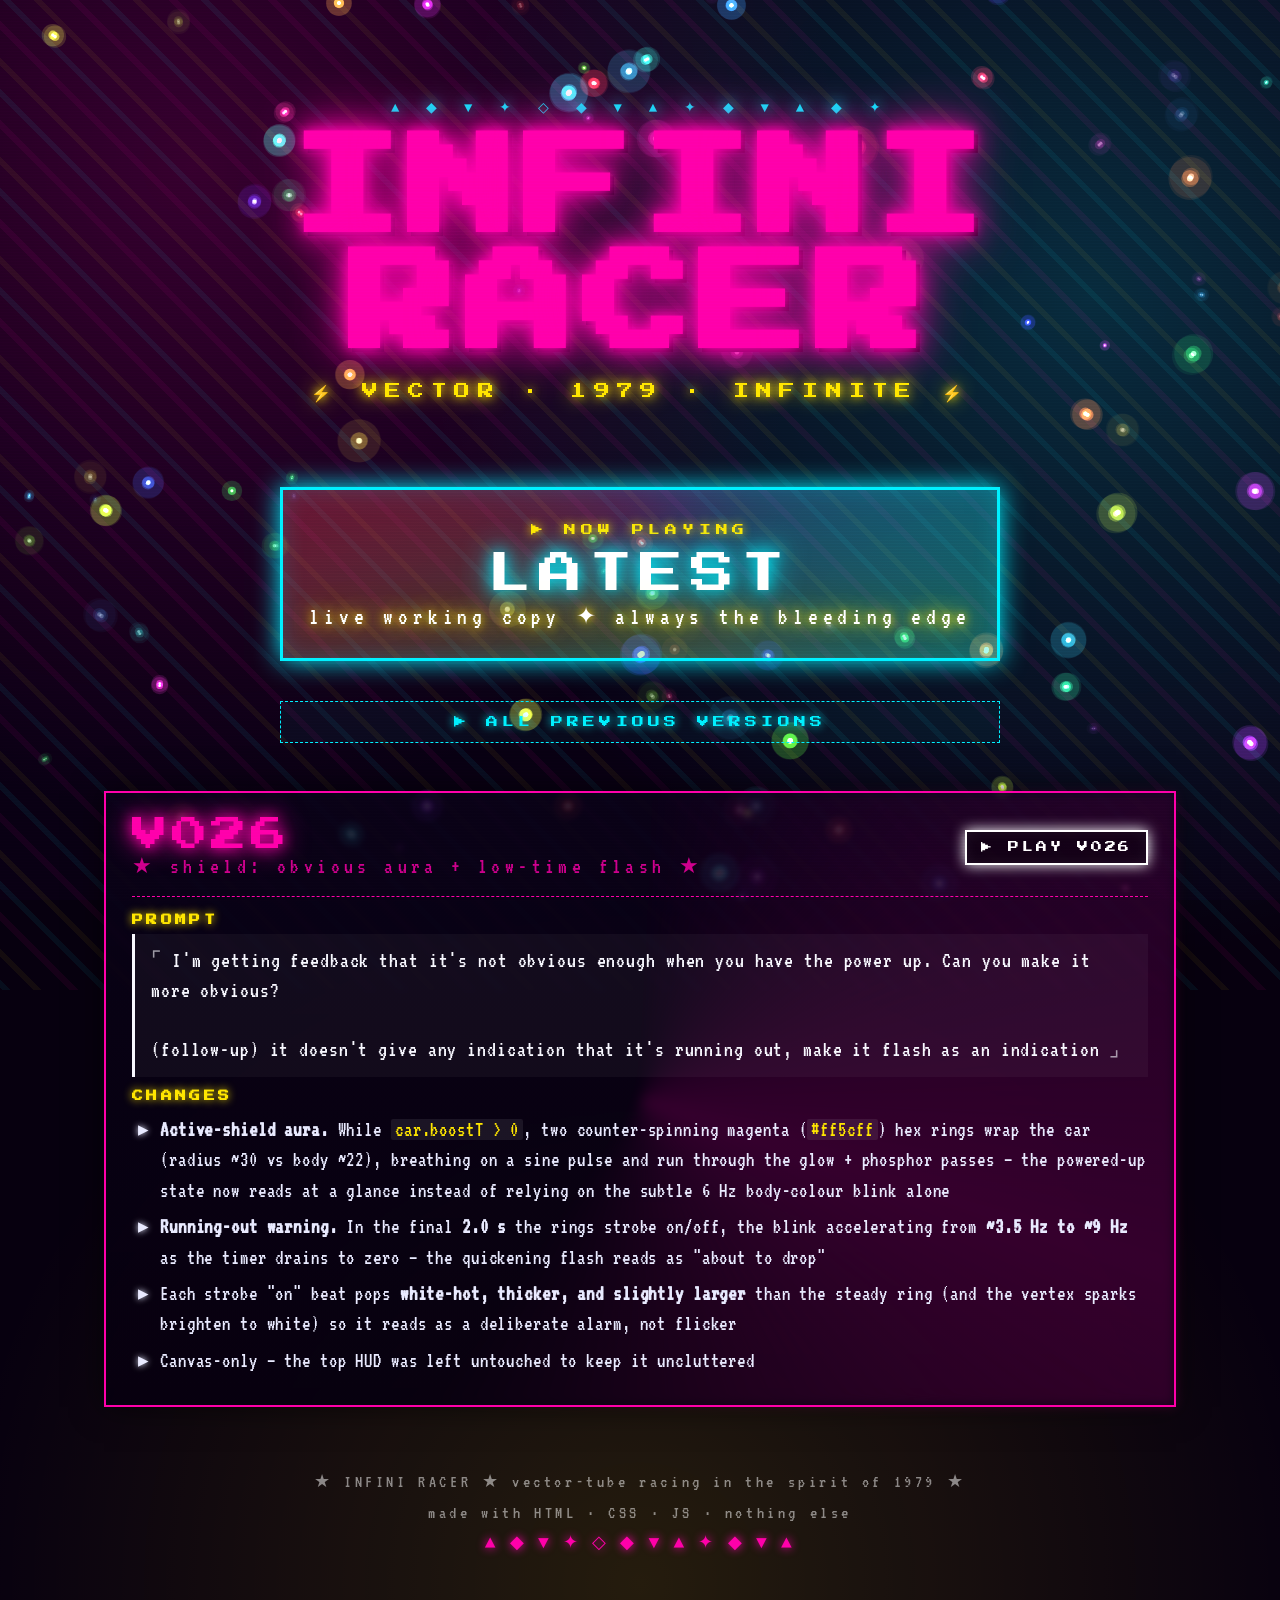
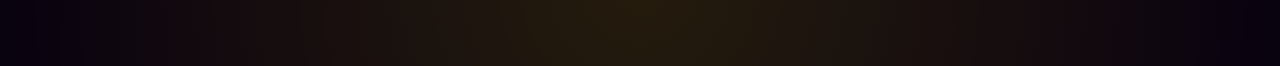
<file: index.html>
<!doctype html>
<html lang="en">
<head>
  <meta charset="utf-8" />
  <meta name="viewport" content="width=device-width,initial-scale=1,viewport-fit=cover" />
  <title>INFINI RACER ✦ HOME</title>
  <link rel="preconnect" href="https://fonts.googleapis.com" />
  <link rel="preconnect" href="https://fonts.gstatic.com" crossorigin />
  <link href="https://fonts.googleapis.com/css2?family=Press+Start+2P&family=VT323&family=Major+Mono+Display&display=swap" rel="stylesheet" />
  <link rel="stylesheet" href="home.css" />
</head>
<body>
  <canvas id="psych"></canvas>

  <main>
    <header class="hero">
      <div class="glyphs">▲ ◆ ▼ ✦ ◇ ◆ ▼ ▲ ✦ ◆ ▼ ▲ ◆ ✦</div>
      <h1 class="title" aria-label="Infini Racer">
        <span class="word"><span style="--i:0">I</span><span style="--i:1">N</span><span style="--i:2">F</span><span style="--i:3">I</span><span style="--i:4">N</span><span style="--i:5">I</span></span>
        <span class="word"><span style="--i:6">R</span><span style="--i:7">A</span><span style="--i:8">C</span><span style="--i:9">E</span><span style="--i:10">R</span></span>
      </h1>
      <p class="subtitle">⚡ VECTOR · 1979 · INFINITE ⚡</p>
    </header>

    <a class="cta-latest" href="latest/">
      <span class="l-tag">▶ NOW PLAYING</span>
      <span class="l-name">LATEST</span>
      <span class="l-sub">live working copy ✦ always the bleeding edge</span>
    </a>

    <a class="all-versions-link" href="versions.html">▶ ALL PREVIOUS VERSIONS</a>

    <section class="versions">

      <!-- v026 (current) -->
      <article class="ver acc-1">
        <div class="ver-header">
          <div>
            <div class="ver-no">V026</div>
            <div class="ver-tag">★ shield: obvious aura + low-time flash ★</div>
          </div>
          <a class="ver-play" href="v026/">▶ PLAY V026</a>
        </div>
        <div class="step">
          <h3>PROMPT</h3>
          <blockquote>I'm getting feedback that it's not obvious enough when you have the power up. Can you make it more obvious?

(follow-up) it doesn't give any indication that it's running out, make it flash as an indication</blockquote>
          <h3>CHANGES</h3>
          <ul>
            <li><strong>Active-shield aura.</strong> While <code>car.boostT &gt; 0</code>, two counter-spinning magenta (<code>#ff5cff</code>) hex rings wrap the car (radius ~30 vs body ~22), breathing on a sine pulse and run through the glow + phosphor passes — the powered-up state now reads at a glance instead of relying on the subtle 6 Hz body-colour blink alone</li>
            <li><strong>Running-out warning.</strong> In the final <strong>2.0 s</strong> the rings strobe on/off, the blink accelerating from <strong>~3.5 Hz to ~9 Hz</strong> as the timer drains to zero — the quickening flash reads as "about to drop"</li>
            <li>Each strobe "on" beat pops <strong>white-hot, thicker, and slightly larger</strong> than the steady ring (and the vertex sparks brighten to white) so it reads as a deliberate alarm, not flicker</li>
            <li>Canvas-only — the top HUD was left untouched to keep it uncluttered</li>
          </ul>
        </div>
      </article>

    </section>

    <footer>
      <div>★ INFINI RACER ★ vector-tube racing in the spirit of 1979 ★</div>
      <div>made with HTML &middot; CSS &middot; JS &middot; nothing else</div>
      <div class="neon">▲ ◆ ▼ ✦ ◇ ◆ ▼ ▲ ✦ ◆ ▼ ▲</div>
    </footer>
  </main>

  <script src="home.js" defer></script>
</body>
</html>
</file>
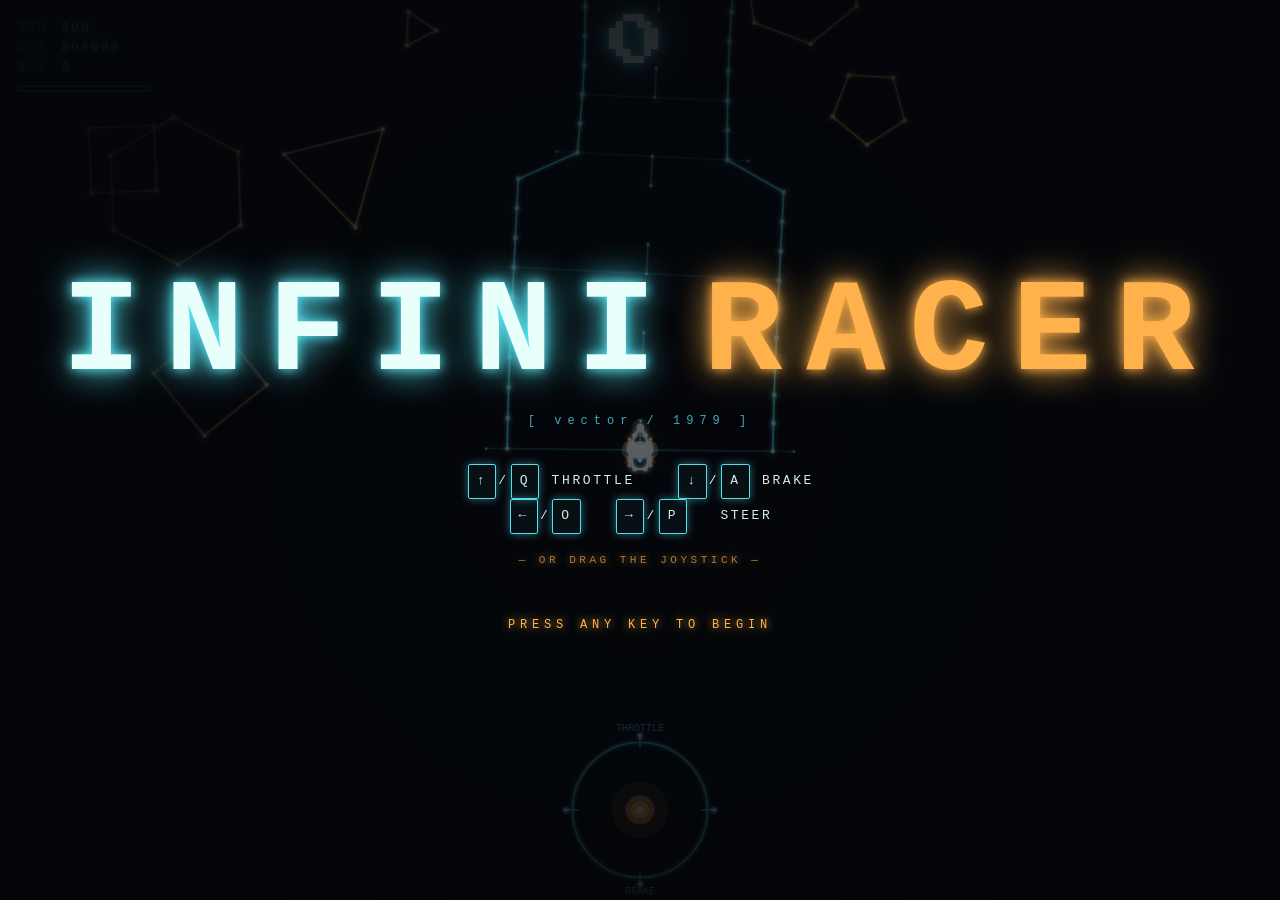
<file: latest/index.html>
<!doctype html>
<html lang="en">
<head>
  <meta charset="utf-8" />
  <meta name="viewport" content="width=device-width,initial-scale=1,viewport-fit=cover" />
  <title>INFINI RACER</title>
  <link rel="preconnect" href="https://fonts.googleapis.com" />
  <link rel="preconnect" href="https://fonts.gstatic.com" crossorigin />
  <link href="https://fonts.googleapis.com/css2?family=Press+Start+2P&family=VT323&display=swap" rel="stylesheet" />
  <link rel="stylesheet" href="styles.css" />
</head>
<body>
  <canvas id="game"></canvas>

  <div id="score" aria-hidden="true">0</div>

  <div id="hud" aria-hidden="true">
    <div class="row"><span class="lbl">SPD</span><span id="spd">000</span></div>
    <div class="row"><span class="lbl">DST</span><span id="dst">000000</span></div>
    <div class="row"><span class="lbl">BST</span><span id="bst">0</span></div>
    <div class="bar"><div id="speedbar"></div></div>
  </div>

  <div id="overlay" class="overlay">
    <div class="title">
      <span class="g1">INFINI</span><span class="g2">RACER</span>
    </div>
    <div class="sub">[ vector / 1979 ]</div>
    <div class="ctrls">
      <p><kbd>↑</kbd>/<kbd>Q</kbd> THROTTLE &nbsp;&nbsp; <kbd>↓</kbd>/<kbd>A</kbd> BRAKE</p>
      <p><kbd>←</kbd>/<kbd>O</kbd> &nbsp; <kbd>→</kbd>/<kbd>P</kbd> &nbsp; STEER</p>
      <p class="ctrls-or">— OR DRAG THE JOYSTICK —</p>
    </div>
    <p class="hint">PRESS ANY KEY TO BEGIN</p>
  </div>

  <script src="game.js"></script>
</body>
</html>
</file>
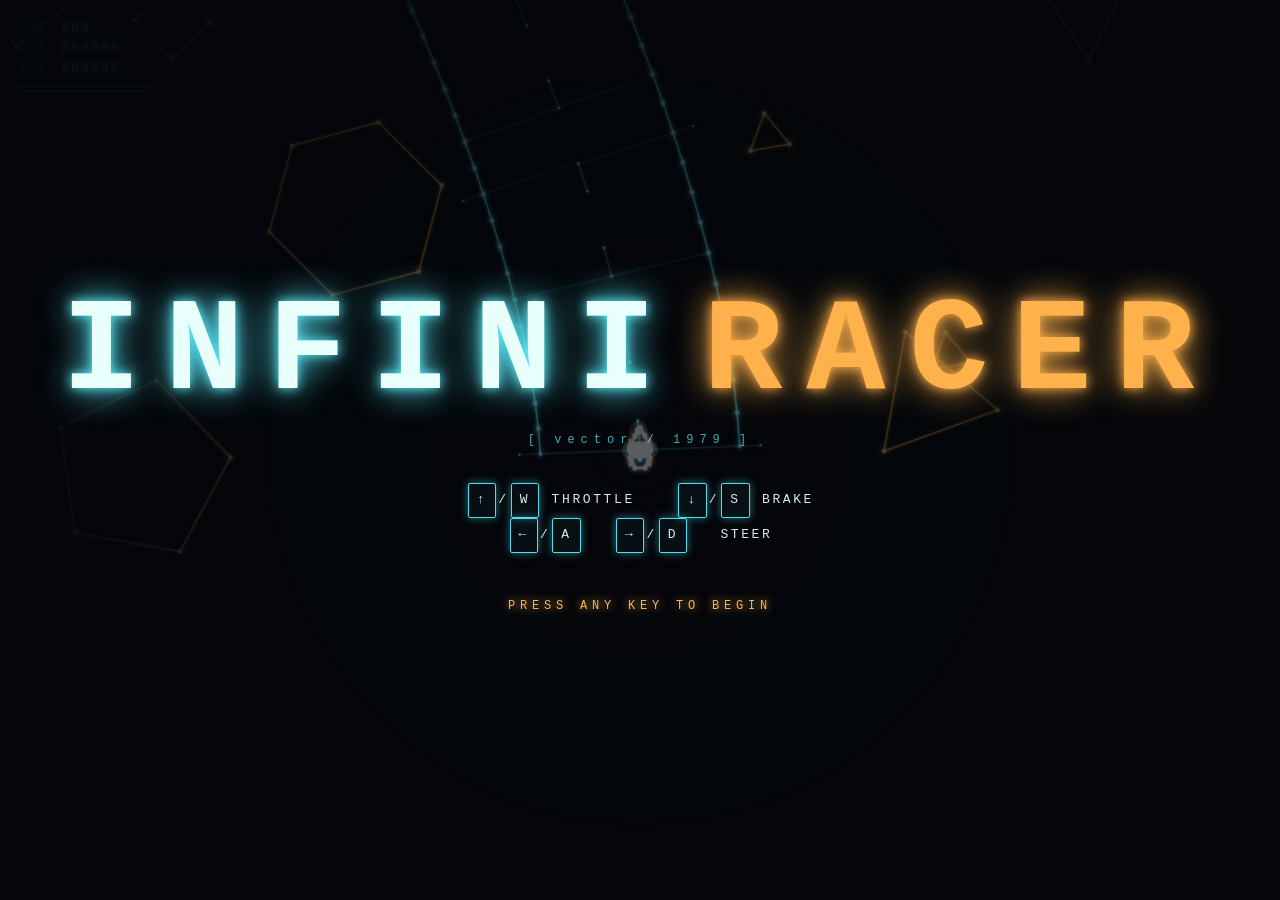
<file: v001/index.html>
<!doctype html>
<html lang="en">
<head>
  <meta charset="utf-8" />
  <meta name="viewport" content="width=device-width,initial-scale=1,viewport-fit=cover" />
  <title>INFINI RACER</title>
  <link rel="stylesheet" href="styles.css" />
</head>
<body>
  <canvas id="game"></canvas>

  <div id="hud" aria-hidden="true">
    <div class="row"><span class="lbl">SPD</span><span id="spd">000</span></div>
    <div class="row"><span class="lbl">DST</span><span id="dst">000000</span></div>
    <div class="row"><span class="lbl">BST</span><span id="bst">000000</span></div>
    <div class="bar"><div id="speedbar"></div></div>
  </div>

  <div id="overlay" class="overlay">
    <div class="title">
      <span class="g1">INFINI</span><span class="g2">RACER</span>
    </div>
    <div class="sub">[ vector / 1979 ]</div>
    <div class="ctrls">
      <p><kbd>↑</kbd>/<kbd>W</kbd> THROTTLE &nbsp;&nbsp; <kbd>↓</kbd>/<kbd>S</kbd> BRAKE</p>
      <p><kbd>←</kbd>/<kbd>A</kbd> &nbsp; <kbd>→</kbd>/<kbd>D</kbd> &nbsp; STEER</p>
    </div>
    <p class="hint">PRESS ANY KEY TO BEGIN</p>
  </div>

  <script src="game.js"></script>
</body>
</html>
</file>
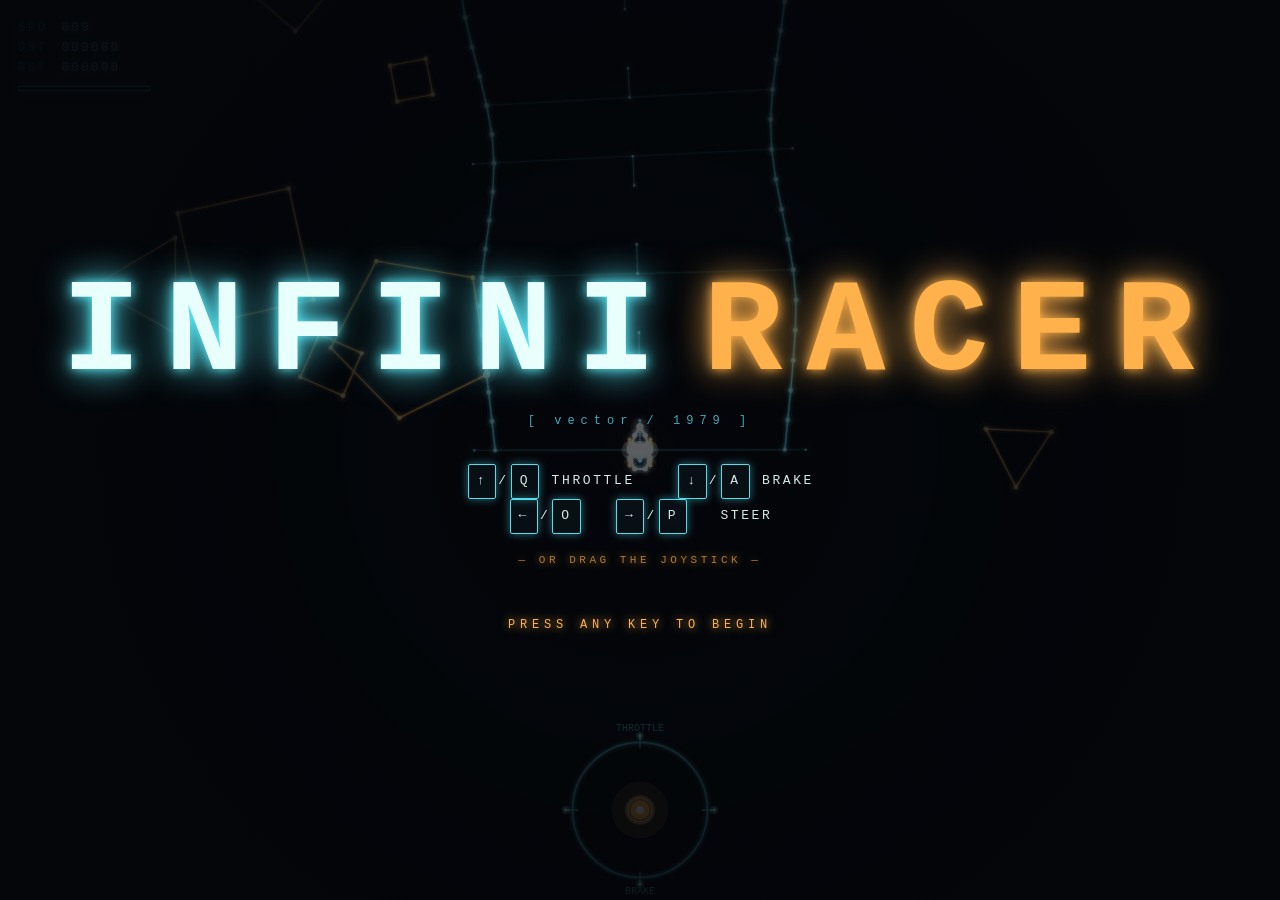
<file: v004/index.html>
<!doctype html>
<html lang="en">
<head>
  <meta charset="utf-8" />
  <meta name="viewport" content="width=device-width,initial-scale=1,viewport-fit=cover" />
  <title>INFINI RACER</title>
  <link rel="stylesheet" href="styles.css" />
</head>
<body>
  <canvas id="game"></canvas>

  <div id="hud" aria-hidden="true">
    <div class="row"><span class="lbl">SPD</span><span id="spd">000</span></div>
    <div class="row"><span class="lbl">DST</span><span id="dst">000000</span></div>
    <div class="row"><span class="lbl">BST</span><span id="bst">000000</span></div>
    <div class="bar"><div id="speedbar"></div></div>
  </div>

  <div id="overlay" class="overlay">
    <div class="title">
      <span class="g1">INFINI</span><span class="g2">RACER</span>
    </div>
    <div class="sub">[ vector / 1979 ]</div>
    <div class="ctrls">
      <p><kbd>↑</kbd>/<kbd>Q</kbd> THROTTLE &nbsp;&nbsp; <kbd>↓</kbd>/<kbd>A</kbd> BRAKE</p>
      <p><kbd>←</kbd>/<kbd>O</kbd> &nbsp; <kbd>→</kbd>/<kbd>P</kbd> &nbsp; STEER</p>
      <p class="ctrls-or">— OR DRAG THE JOYSTICK —</p>
    </div>
    <p class="hint">PRESS ANY KEY TO BEGIN</p>
  </div>

  <script src="game.js"></script>
</body>
</html>
</file>
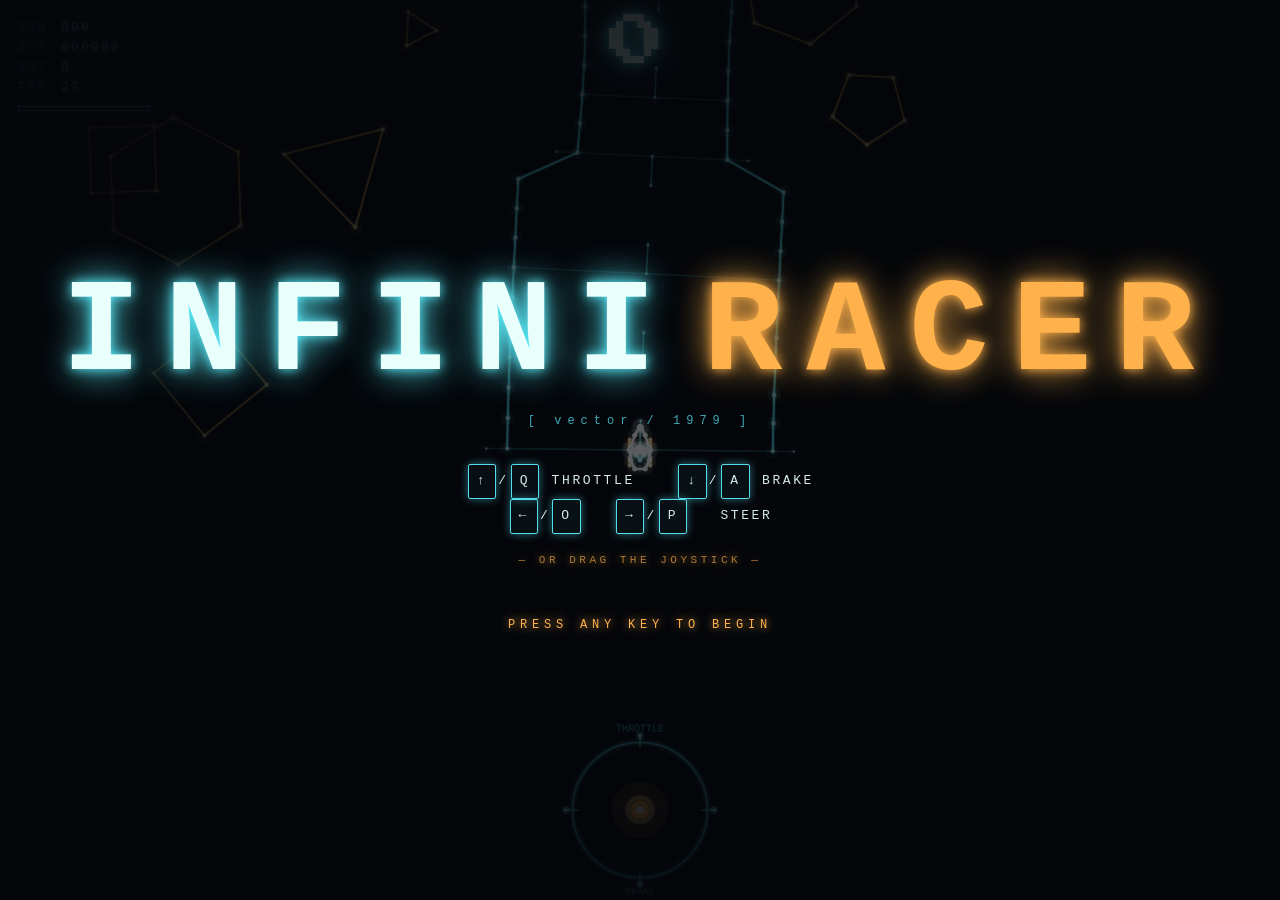
<file: v010/index.html>
<!doctype html>
<html lang="en">
<head>
  <meta charset="utf-8" />
  <meta name="viewport" content="width=device-width,initial-scale=1,viewport-fit=cover" />
  <title>INFINI RACER</title>
  <link rel="preconnect" href="https://fonts.googleapis.com" />
  <link rel="preconnect" href="https://fonts.gstatic.com" crossorigin />
  <link href="https://fonts.googleapis.com/css2?family=Press+Start+2P&family=VT323&display=swap" rel="stylesheet" />
  <link rel="stylesheet" href="styles.css" />
</head>
<body>
  <canvas id="game"></canvas>

  <div id="score" aria-hidden="true">0</div>

  <div id="hud" aria-hidden="true">
    <div class="row"><span class="lbl">SPD</span><span id="spd">000</span></div>
    <div class="row"><span class="lbl">DST</span><span id="dst">000000</span></div>
    <div class="row"><span class="lbl">BST</span><span id="bst">0</span></div>
    <div class="row"><span class="lbl">FPS</span><span id="fps">--</span></div>
    <div class="bar"><div id="speedbar"></div></div>
  </div>

  <div id="overlay" class="overlay">
    <div class="title">
      <span class="g1">INFINI</span><span class="g2">RACER</span>
    </div>
    <div class="sub">[ vector / 1979 ]</div>
    <div class="ctrls">
      <p><kbd>↑</kbd>/<kbd>Q</kbd> THROTTLE &nbsp;&nbsp; <kbd>↓</kbd>/<kbd>A</kbd> BRAKE</p>
      <p><kbd>←</kbd>/<kbd>O</kbd> &nbsp; <kbd>→</kbd>/<kbd>P</kbd> &nbsp; STEER</p>
      <p class="ctrls-or">— OR DRAG THE JOYSTICK —</p>
    </div>
    <p class="hint">PRESS ANY KEY TO BEGIN</p>
  </div>

  <script src="game.js"></script>
</body>
</html>
</file>
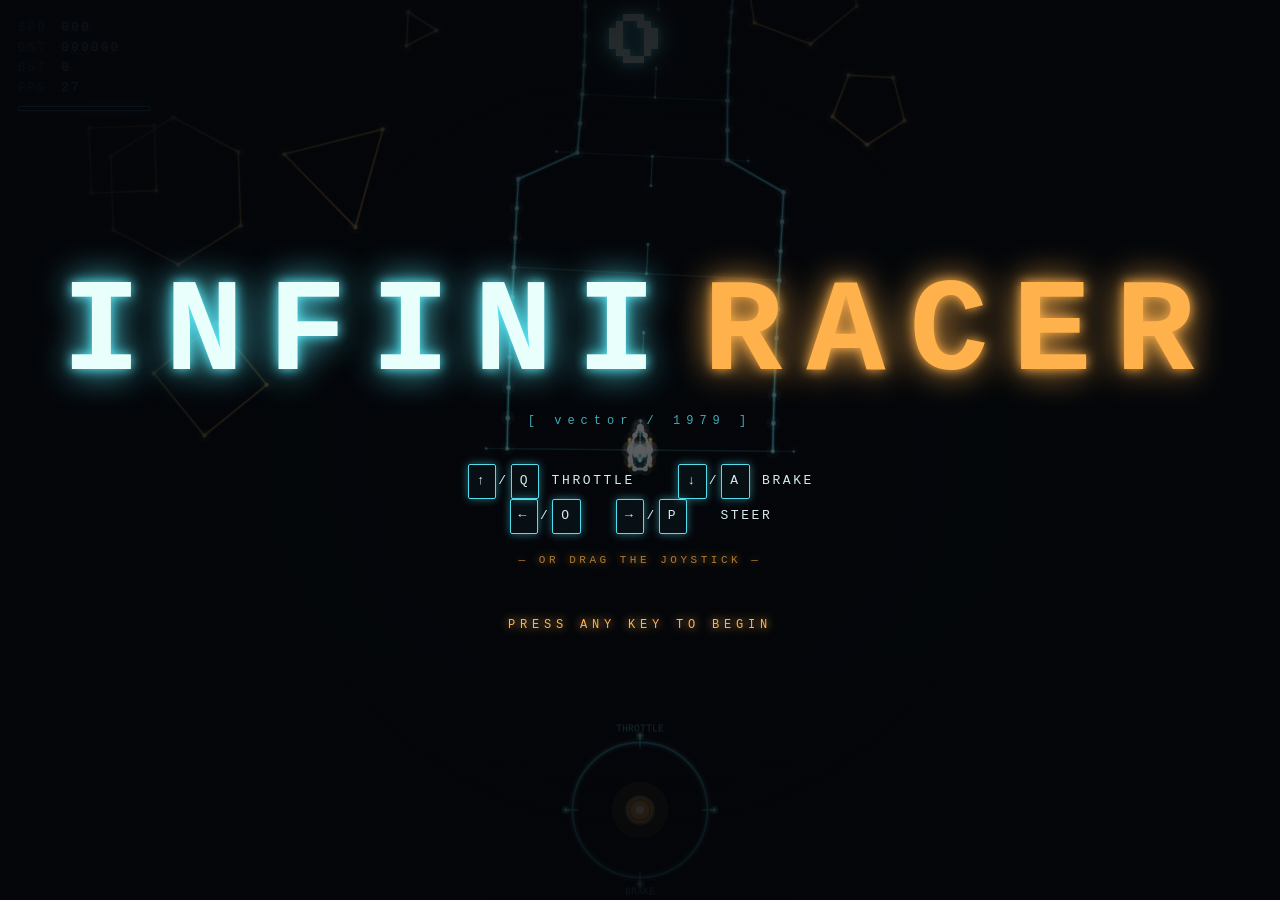
<file: v011/index.html>
<!doctype html>
<html lang="en">
<head>
  <meta charset="utf-8" />
  <meta name="viewport" content="width=device-width,initial-scale=1,viewport-fit=cover" />
  <title>INFINI RACER</title>
  <link rel="preconnect" href="https://fonts.googleapis.com" />
  <link rel="preconnect" href="https://fonts.gstatic.com" crossorigin />
  <link href="https://fonts.googleapis.com/css2?family=Press+Start+2P&family=VT323&display=swap" rel="stylesheet" />
  <link rel="stylesheet" href="styles.css" />
</head>
<body>
  <canvas id="game-gpu"></canvas>
  <canvas id="game"></canvas>

  <div id="score" aria-hidden="true">0</div>

  <div id="hud" aria-hidden="true">
    <div class="row"><span class="lbl">SPD</span><span id="spd">000</span></div>
    <div class="row"><span class="lbl">DST</span><span id="dst">000000</span></div>
    <div class="row"><span class="lbl">BST</span><span id="bst">0</span></div>
    <div class="row"><span class="lbl">FPS</span><span id="fps">--</span></div>
    <div class="bar"><div id="speedbar"></div></div>
  </div>

  <div id="overlay" class="overlay">
    <div class="title">
      <span class="g1">INFINI</span><span class="g2">RACER</span>
    </div>
    <div class="sub">[ vector / 1979 ]</div>
    <div class="ctrls">
      <p><kbd>↑</kbd>/<kbd>Q</kbd> THROTTLE &nbsp;&nbsp; <kbd>↓</kbd>/<kbd>A</kbd> BRAKE</p>
      <p><kbd>←</kbd>/<kbd>O</kbd> &nbsp; <kbd>→</kbd>/<kbd>P</kbd> &nbsp; STEER</p>
      <p class="ctrls-or">— OR DRAG THE JOYSTICK —</p>
    </div>
    <p class="hint">PRESS ANY KEY TO BEGIN</p>
  </div>

  <script src="game.js"></script>
</body>
</html>
</file>
<file: home.css>
:root {
  --bg: #07000f;
  --paper: #0a0218;
  --hot1: #ff00aa;
  --hot2: #00f0ff;
  --hot3: #ffe600;
  --hot4: #6cff00;
  --hot5: #ff7700;
}
* { box-sizing: border-box; margin: 0; padding: 0; }
html, body {
  background: var(--bg);
  color: #fff;
  font-family: "VT323", "Courier New", monospace;
  font-size: 22px;
  letter-spacing: 0.04em;
  overflow-x: hidden;
  min-height: 100%;
}
body {
  background:
    radial-gradient(circle at 15% 10%, rgba(255, 0, 170, 0.18), transparent 35%),
    radial-gradient(circle at 85% 18%, rgba(0, 240, 255, 0.18), transparent 38%),
    radial-gradient(circle at 50% 95%, rgba(255, 230, 0, 0.12), transparent 40%),
    var(--bg);
}

/* ── animated psychedelic backdrop ───────────────────────────── */
canvas#psych {
  position: fixed; inset: 0;
  width: 100vw; height: 100vh;
  z-index: 0;
  pointer-events: none;
  mix-blend-mode: screen;
}

/* moving diagonal stripe overlay (Llamasoft-y stripe rave) */
body::before {
  content: "";
  position: fixed; inset: -10vh -10vw;
  pointer-events: none;
  z-index: 1;
  background: repeating-linear-gradient(
    45deg,
    rgba(255, 0, 170, 0.06) 0 6px,
    transparent 6px 22px,
    rgba(0, 240, 255, 0.06) 22px 28px,
    transparent 28px 44px,
    rgba(255, 230, 0, 0.05) 44px 50px,
    transparent 50px 70px
  );
  animation: scroll-stripes 16s linear infinite;
  mix-blend-mode: screen;
  filter: blur(0.4px);
}
/* CRT scanlines on top of everything (subtle) */
body::after {
  content: "";
  position: fixed; inset: 0;
  pointer-events: none;
  z-index: 90;
  background: repeating-linear-gradient(
    to bottom,
    rgba(255, 255, 255, 0.04) 0 1px,
    transparent 1px 3px
  );
  mix-blend-mode: overlay;
}

@keyframes scroll-stripes {
  from { transform: translate(0, 0); }
  to   { transform: translate(-220px, 220px); }
}

main {
  position: relative;
  z-index: 5;
  padding: 5vh 5vw 12vh;
  max-width: 1200px;
  margin: 0 auto;
}

/* ── HERO ────────────────────────────────────────────────────── */
.hero { text-align: center; padding: 6vh 0 4vh; position: relative; }

.glyphs {
  font-family: "Major Mono Display", monospace;
  letter-spacing: 0.6em;
  font-size: 14px;
  color: var(--hot2);
  text-shadow: 0 0 14px var(--hot2), 0 0 28px var(--hot2);
  animation: hue-cycle 6s linear infinite;
  margin-bottom: 18px;
}

h1.title {
  font-family: "Press Start 2P", monospace;
  font-size: clamp(34px, 9vw, 110px);
  line-height: 1.05;
  letter-spacing: 0.06em;
  margin: 0 auto;
}
/* Each word on its own line. */
h1.title .word {
  display: block;
}
h1.title span[style] {
  display: inline-block;
  color: var(--hot1);
  text-shadow:
    0 0 12px currentColor,
    0 0 28px currentColor,
    0 0 56px currentColor,
    4px 4px 0 #001;
  animation:
    hue-cycle 4s linear infinite,
    bob 1.6s ease-in-out infinite;
  animation-delay:
    calc(var(--i, 0) * -0.18s),
    calc(var(--i, 0) * -0.10s);
}

@keyframes hue-cycle {
  to { filter: hue-rotate(360deg); }
}
@keyframes bob {
  0%, 100% { transform: translateY(0) rotate(0); }
  50%      { transform: translateY(-8px) rotate(-1.2deg); }
}

.subtitle {
  margin-top: 18px;
  font-family: "Press Start 2P", monospace;
  font-size: clamp(11px, 1.6vw, 16px);
  letter-spacing: 0.45em;
  color: var(--hot3);
  text-shadow: 0 0 10px var(--hot3), 0 0 20px var(--hot3);
  animation: pulse 1.6s ease-in-out infinite;
}
@keyframes pulse {
  0%, 100% { opacity: 0.55; }
  50%      { opacity: 1; }
}

/* ── LATEST CTA ──────────────────────────────────────────────── */
.cta-latest {
  display: block;
  max-width: 720px;
  margin: 48px auto 40px;
  padding: 28px 24px;
  text-align: center;
  text-decoration: none;
  color: #fff;
  border: 3px solid var(--hot2);
  box-shadow:
    0 0 24px var(--hot2),
    inset 0 0 24px rgba(0, 240, 255, 0.18);
  background:
    linear-gradient(135deg, rgba(255, 0, 170, 0.18), rgba(0, 240, 255, 0.18));
  position: relative;
  overflow: hidden;
  transition: transform 0.18s ease;
}
.cta-latest:hover { transform: translateY(-3px) scale(1.01); }
.cta-latest::before {
  content: "";
  position: absolute; inset: -50%;
  background: conic-gradient(from 0deg,
    var(--hot1), var(--hot2), var(--hot3), var(--hot4), var(--hot5), var(--hot1));
  opacity: 0.20;
  filter: blur(40px);
  animation: spin 12s linear infinite;
  z-index: -1;
}
@keyframes spin { to { transform: rotate(360deg); } }
.cta-latest .l-tag {
  font-family: "Press Start 2P", monospace;
  font-size: 12px;
  letter-spacing: 0.4em;
  color: var(--hot3);
  text-shadow: 0 0 10px var(--hot3);
}
.cta-latest .l-name {
  display: block;
  font-family: "Press Start 2P", monospace;
  font-size: clamp(22px, 4vw, 44px);
  letter-spacing: 0.15em;
  margin: 12px 0 6px;
  color: #fff;
  text-shadow: 0 0 16px var(--hot2), 0 0 32px var(--hot2);
}
.cta-latest .l-sub {
  font-family: "VT323", monospace;
  font-size: 24px;
  color: #ffffff;
  text-shadow:
    0 0 10px var(--hot3),
    0 0 22px var(--hot3),
    0 0 36px rgba(255, 230, 0, 0.6);
  letter-spacing: 0.2em;
}

/* Secondary "all versions" / "back" link below the CTA. */
.all-versions-link {
  display: block;
  max-width: 720px;
  margin: 0 auto 48px;
  padding: 14px 18px;
  text-align: center;
  text-decoration: none;
  font-family: "Press Start 2P", monospace;
  font-size: 12px;
  letter-spacing: 0.35em;
  color: var(--hot2);
  border: 1px dashed currentColor;
  text-shadow: 0 0 10px currentColor;
  background: rgba(0, 240, 255, 0.04);
  transition: transform 0.18s ease, background 0.18s ease;
}
.all-versions-link:hover {
  transform: translateY(-2px);
  background: rgba(0, 240, 255, 0.10);
}

/* ── VERSIONS GRID ───────────────────────────────────────────── */
.versions {
  display: flex;
  flex-direction: column;
  gap: 28px;
}

article.ver {
  position: relative;
  padding: 24px 26px 26px;
  border: 2px solid;
  background: linear-gradient(180deg, rgba(10, 2, 24, 0.85), rgba(7, 0, 15, 0.92));
  backdrop-filter: blur(2px);
  box-shadow: 0 0 30px rgba(0, 0, 0, 0.6);
}
article.ver::before {
  content: "";
  position: absolute; inset: -2px;
  pointer-events: none;
  background: conic-gradient(from 0deg, transparent, currentColor, transparent 60%);
  opacity: 0.18;
  animation: spin 10s linear infinite;
  z-index: -1;
  filter: blur(6px);
}

.ver-header {
  display: flex;
  align-items: baseline;
  justify-content: space-between;
  gap: 20px;
  flex-wrap: wrap;
  padding-bottom: 18px;
  border-bottom: 1px dashed currentColor;
  margin-bottom: 18px;
}
.ver-no {
  font-family: "Press Start 2P", monospace;
  font-size: clamp(22px, 3.6vw, 36px);
  letter-spacing: 0.1em;
  text-shadow: 0 0 14px currentColor, 0 0 28px currentColor;
}
.ver-tag {
  font-family: "VT323", monospace;
  font-size: 22px;
  letter-spacing: 0.2em;
  opacity: 0.8;
}
.ver-play {
  font-family: "Press Start 2P", monospace;
  font-size: 11px;
  padding: 10px 14px;
  letter-spacing: 0.25em;
  text-decoration: none;
  color: #fff;
  border: 2px solid currentColor;
  background: rgba(0, 0, 0, 0.4);
  box-shadow: 0 0 14px currentColor, inset 0 0 14px rgba(255, 255, 255, 0.06);
  transition: transform 0.15s ease;
}
.ver-play:hover {
  transform: translate(-2px, -2px);
  background: rgba(255, 255, 255, 0.08);
}

.step h3 {
  font-family: "Press Start 2P", monospace;
  font-size: 11px;
  letter-spacing: 0.3em;
  margin: 14px 0 8px;
  color: var(--hot3);
  text-shadow: 0 0 8px var(--hot3);
}
.step blockquote {
  font-family: "VT323", monospace;
  font-size: 22px;
  line-height: 1.35;
  padding: 12px 16px;
  border-left: 3px solid currentColor;
  background: rgba(255, 255, 255, 0.04);
  color: #f8f8ff;
  white-space: pre-wrap;
}
.step blockquote::before { content: "⌜ "; opacity: 0.6; }
.step blockquote::after  { content: " ⌟"; opacity: 0.6; }

.step ul {
  margin-top: 10px;
  padding-left: 0;
  list-style: none;
}
.step ul li {
  font-family: "VT323", monospace;
  font-size: 21px;
  line-height: 1.45;
  padding: 3px 0 3px 28px;
  position: relative;
  color: #e9eaff;
}
.step ul li::before {
  content: "▸";
  position: absolute;
  left: 6px;
  color: currentColor;
  text-shadow: 0 0 6px currentColor;
}
.step ul li code {
  font-family: "VT323", monospace;
  background: rgba(255, 255, 255, 0.08);
  padding: 0 4px;
  border-radius: 2px;
  color: var(--hot3);
}

/* alternating accent palettes per card */
.acc-1 { color: var(--hot1); }
.acc-2 { color: var(--hot2); }
.acc-3 { color: var(--hot3); }
.acc-4 { color: var(--hot4); }
.acc-5 { color: var(--hot5); }

/* ── FOOTER ──────────────────────────────────────────────────── */
footer {
  margin-top: 60px;
  text-align: center;
  font-family: "VT323", monospace;
  font-size: 18px;
  color: rgba(255, 255, 255, 0.5);
  letter-spacing: 0.2em;
  line-height: 1.7;
}
footer .neon { color: var(--hot1); text-shadow: 0 0 10px var(--hot1); }
</file>
<file: latest/styles.css>
:root {
  --bg: #04060a;
  --fg: #e8fffb;
  --cyan: #5cf0ff;
  --amber: #ffb14b;
  --rose: #ff5c4b;
  --dim: #3a8e95;
}

* { margin: 0; padding: 0; box-sizing: border-box; }

html, body {
  height: 100%;
  background: var(--bg);
  color: var(--fg);
  font-family: "JetBrains Mono", "Courier New", ui-monospace, monospace;
  overflow: hidden;
  -webkit-font-smoothing: antialiased;
}

canvas {
  display: block;
  width: 100vw;
  height: 100vh;
  cursor: crosshair;
  touch-action: none;
}

/* Score — top center, big, Asteroids-style */
#score {
  position: fixed;
  top: 14px;
  left: 50%;
  transform: translateX(-50%);
  font-family: "Press Start 2P", "VT323", "Courier New", monospace;
  font-size: clamp(26px, 4.4vw, 56px);
  letter-spacing: 0.10em;
  color: var(--fg);
  text-shadow:
    0 0 10px var(--cyan),
    0 0 24px var(--cyan),
    0 0 48px rgba(92, 240, 255, 0.55);
  pointer-events: none;
  z-index: 11;
  user-select: none;
  font-variant-numeric: tabular-nums;
  white-space: nowrap;
  line-height: 1;
}

/* HUD */
#hud {
  position: fixed;
  top: 18px;
  left: 18px;
  font-size: 12px;
  letter-spacing: 0.22em;
  text-shadow: 0 0 8px var(--cyan), 0 0 16px rgba(92, 240, 255, 0.4);
  pointer-events: none;
  z-index: 10;
  user-select: none;
}
#hud .row {
  display: flex;
  gap: 14px;
  padding: 3px 0;
  font-variant-numeric: tabular-nums;
}
#hud .lbl {
  color: var(--cyan);
  opacity: 0.65;
}
#hud .bar {
  margin-top: 8px;
  width: 132px;
  height: 5px;
  border: 1px solid var(--cyan);
  box-shadow: 0 0 8px rgba(92, 240, 255, 0.5);
  padding: 1px;
}
#hud #speedbar {
  height: 100%;
  width: 0%;
  background: var(--cyan);
  box-shadow: 0 0 10px var(--cyan);
  transition: width 60ms linear;
}

/* Start overlay */
.overlay {
  position: fixed;
  inset: 0;
  display: flex;
  flex-direction: column;
  align-items: center;
  justify-content: center;
  background:
    radial-gradient(circle at center, rgba(4, 6, 10, 0.65) 0%, rgba(4, 6, 10, 0.95) 75%);
  z-index: 20;
  text-align: center;
}
.overlay.hidden { display: none; }

.overlay .title {
  font-size: clamp(48px, 11vw, 132px);
  letter-spacing: 0.18em;
  font-weight: 700;
  line-height: 1;
}
.overlay .title .g1 {
  color: var(--fg);
  text-shadow: 0 0 12px var(--cyan), 0 0 36px var(--cyan);
}
.overlay .title .g2 {
  margin-left: 0.18em;
  color: var(--amber);
  text-shadow: 0 0 12px var(--amber), 0 0 36px var(--amber);
}

.overlay .sub {
  margin-top: 14px;
  color: var(--cyan);
  letter-spacing: 0.5em;
  opacity: 0.7;
  font-size: 12px;
}

.overlay .ctrls {
  margin: 36px 0 18px;
  line-height: 2.2;
  font-size: 13px;
  letter-spacing: 0.2em;
  opacity: 0.92;
}
.overlay .ctrls-or {
  margin-top: 14px;
  font-size: 11px;
  letter-spacing: 0.32em;
  color: var(--amber);
  opacity: 0.75;
  text-shadow: 0 0 8px var(--amber);
}
.overlay kbd {
  display: inline-block;
  padding: 2px 8px;
  margin: 0 2px;
  border: 1px solid var(--cyan);
  border-radius: 2px;
  font-family: inherit;
  color: var(--fg);
  box-shadow: 0 0 8px rgba(92, 240, 255, 0.5);
  background: rgba(92, 240, 255, 0.05);
}

.overlay .hint {
  margin-top: 28px;
  letter-spacing: 0.4em;
  font-size: 12px;
  color: var(--amber);
  text-shadow: 0 0 10px var(--amber);
  animation: blink 1.1s step-end infinite;
}
@keyframes blink { 50% { opacity: 0.15; } }
</file>
<file: v001/styles.css>
:root {
  --bg: #04060a;
  --fg: #e8fffb;
  --cyan: #5cf0ff;
  --amber: #ffb14b;
  --rose: #ff5c4b;
  --dim: #3a8e95;
}

* { margin: 0; padding: 0; box-sizing: border-box; }

html, body {
  height: 100%;
  background: var(--bg);
  color: var(--fg);
  font-family: "JetBrains Mono", "Courier New", ui-monospace, monospace;
  overflow: hidden;
  -webkit-font-smoothing: antialiased;
}

canvas {
  display: block;
  width: 100vw;
  height: 100vh;
  cursor: none;
}

/* HUD */
#hud {
  position: fixed;
  top: 18px;
  left: 18px;
  font-size: 12px;
  letter-spacing: 0.22em;
  text-shadow: 0 0 8px var(--cyan), 0 0 16px rgba(92, 240, 255, 0.4);
  pointer-events: none;
  z-index: 10;
  user-select: none;
}
#hud .row {
  display: flex;
  gap: 14px;
  padding: 3px 0;
  font-variant-numeric: tabular-nums;
}
#hud .lbl {
  color: var(--cyan);
  opacity: 0.65;
}
#hud .bar {
  margin-top: 8px;
  width: 132px;
  height: 5px;
  border: 1px solid var(--cyan);
  box-shadow: 0 0 8px rgba(92, 240, 255, 0.5);
  padding: 1px;
}
#hud #speedbar {
  height: 100%;
  width: 0%;
  background: var(--cyan);
  box-shadow: 0 0 10px var(--cyan);
  transition: width 60ms linear;
}

/* Start overlay */
.overlay {
  position: fixed;
  inset: 0;
  display: flex;
  flex-direction: column;
  align-items: center;
  justify-content: center;
  background:
    radial-gradient(circle at center, rgba(4, 6, 10, 0.65) 0%, rgba(4, 6, 10, 0.95) 75%);
  z-index: 20;
  text-align: center;
}
.overlay.hidden { display: none; }

.overlay .title {
  font-size: clamp(48px, 11vw, 132px);
  letter-spacing: 0.18em;
  font-weight: 700;
  line-height: 1;
}
.overlay .title .g1 {
  color: var(--fg);
  text-shadow: 0 0 12px var(--cyan), 0 0 36px var(--cyan);
}
.overlay .title .g2 {
  margin-left: 0.18em;
  color: var(--amber);
  text-shadow: 0 0 12px var(--amber), 0 0 36px var(--amber);
}

.overlay .sub {
  margin-top: 14px;
  color: var(--cyan);
  letter-spacing: 0.5em;
  opacity: 0.7;
  font-size: 12px;
}

.overlay .ctrls {
  margin: 36px 0 18px;
  line-height: 2.2;
  font-size: 13px;
  letter-spacing: 0.2em;
  opacity: 0.92;
}
.overlay kbd {
  display: inline-block;
  padding: 2px 8px;
  margin: 0 2px;
  border: 1px solid var(--cyan);
  border-radius: 2px;
  font-family: inherit;
  color: var(--fg);
  box-shadow: 0 0 8px rgba(92, 240, 255, 0.5);
  background: rgba(92, 240, 255, 0.05);
}

.overlay .hint {
  margin-top: 28px;
  letter-spacing: 0.4em;
  font-size: 12px;
  color: var(--amber);
  text-shadow: 0 0 10px var(--amber);
  animation: blink 1.1s step-end infinite;
}
@keyframes blink { 50% { opacity: 0.15; } }
</file>
<file: v004/styles.css>
:root {
  --bg: #04060a;
  --fg: #e8fffb;
  --cyan: #5cf0ff;
  --amber: #ffb14b;
  --rose: #ff5c4b;
  --dim: #3a8e95;
}

* { margin: 0; padding: 0; box-sizing: border-box; }

html, body {
  height: 100%;
  background: var(--bg);
  color: var(--fg);
  font-family: "JetBrains Mono", "Courier New", ui-monospace, monospace;
  overflow: hidden;
  -webkit-font-smoothing: antialiased;
}

canvas {
  display: block;
  width: 100vw;
  height: 100vh;
  cursor: crosshair;
  touch-action: none;
}

/* HUD */
#hud {
  position: fixed;
  top: 18px;
  left: 18px;
  font-size: 12px;
  letter-spacing: 0.22em;
  text-shadow: 0 0 8px var(--cyan), 0 0 16px rgba(92, 240, 255, 0.4);
  pointer-events: none;
  z-index: 10;
  user-select: none;
}
#hud .row {
  display: flex;
  gap: 14px;
  padding: 3px 0;
  font-variant-numeric: tabular-nums;
}
#hud .lbl {
  color: var(--cyan);
  opacity: 0.65;
}
#hud .bar {
  margin-top: 8px;
  width: 132px;
  height: 5px;
  border: 1px solid var(--cyan);
  box-shadow: 0 0 8px rgba(92, 240, 255, 0.5);
  padding: 1px;
}
#hud #speedbar {
  height: 100%;
  width: 0%;
  background: var(--cyan);
  box-shadow: 0 0 10px var(--cyan);
  transition: width 60ms linear;
}

/* Start overlay */
.overlay {
  position: fixed;
  inset: 0;
  display: flex;
  flex-direction: column;
  align-items: center;
  justify-content: center;
  background:
    radial-gradient(circle at center, rgba(4, 6, 10, 0.65) 0%, rgba(4, 6, 10, 0.95) 75%);
  z-index: 20;
  text-align: center;
}
.overlay.hidden { display: none; }

.overlay .title {
  font-size: clamp(48px, 11vw, 132px);
  letter-spacing: 0.18em;
  font-weight: 700;
  line-height: 1;
}
.overlay .title .g1 {
  color: var(--fg);
  text-shadow: 0 0 12px var(--cyan), 0 0 36px var(--cyan);
}
.overlay .title .g2 {
  margin-left: 0.18em;
  color: var(--amber);
  text-shadow: 0 0 12px var(--amber), 0 0 36px var(--amber);
}

.overlay .sub {
  margin-top: 14px;
  color: var(--cyan);
  letter-spacing: 0.5em;
  opacity: 0.7;
  font-size: 12px;
}

.overlay .ctrls {
  margin: 36px 0 18px;
  line-height: 2.2;
  font-size: 13px;
  letter-spacing: 0.2em;
  opacity: 0.92;
}
.overlay .ctrls-or {
  margin-top: 14px;
  font-size: 11px;
  letter-spacing: 0.32em;
  color: var(--amber);
  opacity: 0.75;
  text-shadow: 0 0 8px var(--amber);
}
.overlay kbd {
  display: inline-block;
  padding: 2px 8px;
  margin: 0 2px;
  border: 1px solid var(--cyan);
  border-radius: 2px;
  font-family: inherit;
  color: var(--fg);
  box-shadow: 0 0 8px rgba(92, 240, 255, 0.5);
  background: rgba(92, 240, 255, 0.05);
}

.overlay .hint {
  margin-top: 28px;
  letter-spacing: 0.4em;
  font-size: 12px;
  color: var(--amber);
  text-shadow: 0 0 10px var(--amber);
  animation: blink 1.1s step-end infinite;
}
@keyframes blink { 50% { opacity: 0.15; } }
</file>
<file: v010/styles.css>
:root {
  --bg: #04060a;
  --fg: #e8fffb;
  --cyan: #5cf0ff;
  --amber: #ffb14b;
  --rose: #ff5c4b;
  --dim: #3a8e95;
}

* { margin: 0; padding: 0; box-sizing: border-box; }

html, body {
  height: 100%;
  background: var(--bg);
  color: var(--fg);
  font-family: "JetBrains Mono", "Courier New", ui-monospace, monospace;
  overflow: hidden;
  -webkit-font-smoothing: antialiased;
}

canvas {
  display: block;
  width: 100vw;
  height: 100vh;
  cursor: crosshair;
  touch-action: none;
}

/* CRT vignette — was a per-frame radial-gradient fillRect in JS; moved
   here so the compositor handles it without touching frame budget. */
body::before {
  content: "";
  position: fixed;
  inset: 0;
  pointer-events: none;
  z-index: 5;
  background: radial-gradient(
    ellipse at center,
    transparent 35%,
    rgba(0, 0, 0, 0.55) 92%
  );
}

/* CRT scanlines — was the worst offender (67% of frame time on Firefox)
   when done as a per-frame "overlay" blend fillRect. As a fixed CSS
   pseudo-element it's effectively free. */
body::after {
  content: "";
  position: fixed;
  inset: 0;
  pointer-events: none;
  z-index: 6;
  background: repeating-linear-gradient(
    to bottom,
    rgba(255, 255, 255, 0.04) 0 1px,
    transparent 1px 3px
  );
  mix-blend-mode: overlay;
}

/* Score — top center, big, Asteroids-style */
#score {
  position: fixed;
  top: 14px;
  left: 50%;
  transform: translateX(-50%);
  font-family: "Press Start 2P", "VT323", "Courier New", monospace;
  font-size: clamp(26px, 4.4vw, 56px);
  letter-spacing: 0.10em;
  color: var(--fg);
  text-shadow:
    0 0 10px var(--cyan),
    0 0 24px var(--cyan),
    0 0 48px rgba(92, 240, 255, 0.55);
  pointer-events: none;
  z-index: 11;
  user-select: none;
  font-variant-numeric: tabular-nums;
  white-space: nowrap;
  line-height: 1;
}

/* HUD */
#hud {
  position: fixed;
  top: 18px;
  left: 18px;
  font-size: 12px;
  letter-spacing: 0.22em;
  text-shadow: 0 0 8px var(--cyan), 0 0 16px rgba(92, 240, 255, 0.4);
  pointer-events: none;
  z-index: 10;
  user-select: none;
}
#hud .row {
  display: flex;
  gap: 14px;
  padding: 3px 0;
  font-variant-numeric: tabular-nums;
}
#hud .lbl {
  color: var(--cyan);
  opacity: 0.65;
}
#hud .bar {
  margin-top: 8px;
  width: 132px;
  height: 5px;
  border: 1px solid var(--cyan);
  box-shadow: 0 0 8px rgba(92, 240, 255, 0.5);
  padding: 1px;
}
#hud #speedbar {
  height: 100%;
  width: 0%;
  background: var(--cyan);
  box-shadow: 0 0 10px var(--cyan);
  transition: width 60ms linear;
}

/* Start overlay */
.overlay {
  position: fixed;
  inset: 0;
  display: flex;
  flex-direction: column;
  align-items: center;
  justify-content: center;
  background:
    radial-gradient(circle at center, rgba(4, 6, 10, 0.65) 0%, rgba(4, 6, 10, 0.95) 75%);
  z-index: 20;
  text-align: center;
}
.overlay.hidden { display: none; }

.overlay .title {
  font-size: clamp(48px, 11vw, 132px);
  letter-spacing: 0.18em;
  font-weight: 700;
  line-height: 1;
}
.overlay .title .g1 {
  color: var(--fg);
  text-shadow: 0 0 12px var(--cyan), 0 0 36px var(--cyan);
}
.overlay .title .g2 {
  margin-left: 0.18em;
  color: var(--amber);
  text-shadow: 0 0 12px var(--amber), 0 0 36px var(--amber);
}

.overlay .sub {
  margin-top: 14px;
  color: var(--cyan);
  letter-spacing: 0.5em;
  opacity: 0.7;
  font-size: 12px;
}

.overlay .ctrls {
  margin: 36px 0 18px;
  line-height: 2.2;
  font-size: 13px;
  letter-spacing: 0.2em;
  opacity: 0.92;
}
.overlay .ctrls-or {
  margin-top: 14px;
  font-size: 11px;
  letter-spacing: 0.32em;
  color: var(--amber);
  opacity: 0.75;
  text-shadow: 0 0 8px var(--amber);
}
.overlay kbd {
  display: inline-block;
  padding: 2px 8px;
  margin: 0 2px;
  border: 1px solid var(--cyan);
  border-radius: 2px;
  font-family: inherit;
  color: var(--fg);
  box-shadow: 0 0 8px rgba(92, 240, 255, 0.5);
  background: rgba(92, 240, 255, 0.05);
}

.overlay .hint {
  margin-top: 28px;
  letter-spacing: 0.4em;
  font-size: 12px;
  color: var(--amber);
  text-shadow: 0 0 10px var(--amber);
  animation: blink 1.1s step-end infinite;
}
@keyframes blink { 50% { opacity: 0.15; } }
</file>
<file: v011/styles.css>
:root {
  --bg: #04060a;
  --fg: #e8fffb;
  --cyan: #5cf0ff;
  --amber: #ffb14b;
  --rose: #ff5c4b;
  --dim: #3a8e95;
}

* { margin: 0; padding: 0; box-sizing: border-box; }

html, body {
  height: 100%;
  background: var(--bg);
  color: var(--fg);
  font-family: "JetBrains Mono", "Courier New", ui-monospace, monospace;
  overflow: hidden;
  -webkit-font-smoothing: antialiased;
}

canvas {
  display: block;
  position: fixed;
  inset: 0;
  width: 100vw;
  height: 100vh;
}
canvas#game-gpu {
  z-index: 0;
  pointer-events: none;
}
canvas#game {
  z-index: 1;
  cursor: crosshair;
  touch-action: none;
}

/* CRT vignette — was a per-frame radial-gradient fillRect in JS; moved
   here so the compositor handles it without touching frame budget. */
body::before {
  content: "";
  position: fixed;
  inset: 0;
  pointer-events: none;
  z-index: 5;
  background: radial-gradient(
    ellipse at center,
    transparent 35%,
    rgba(0, 0, 0, 0.55) 92%
  );
}

/* CRT scanlines — was the worst offender (67% of frame time on Firefox)
   when done as a per-frame "overlay" blend fillRect. As a fixed CSS
   pseudo-element it's effectively free. */
body::after {
  content: "";
  position: fixed;
  inset: 0;
  pointer-events: none;
  z-index: 6;
  background: repeating-linear-gradient(
    to bottom,
    rgba(255, 255, 255, 0.04) 0 1px,
    transparent 1px 3px
  );
  mix-blend-mode: overlay;
}

/* Score — top center, big, Asteroids-style */
#score {
  position: fixed;
  top: 14px;
  left: 50%;
  transform: translateX(-50%);
  font-family: "Press Start 2P", "VT323", "Courier New", monospace;
  font-size: clamp(26px, 4.4vw, 56px);
  letter-spacing: 0.10em;
  color: var(--fg);
  text-shadow:
    0 0 10px var(--cyan),
    0 0 24px var(--cyan),
    0 0 48px rgba(92, 240, 255, 0.55);
  pointer-events: none;
  z-index: 11;
  user-select: none;
  font-variant-numeric: tabular-nums;
  white-space: nowrap;
  line-height: 1;
}

/* HUD */
#hud {
  position: fixed;
  top: 18px;
  left: 18px;
  font-size: 12px;
  letter-spacing: 0.22em;
  text-shadow: 0 0 8px var(--cyan), 0 0 16px rgba(92, 240, 255, 0.4);
  pointer-events: none;
  z-index: 10;
  user-select: none;
}
#hud .row {
  display: flex;
  gap: 14px;
  padding: 3px 0;
  font-variant-numeric: tabular-nums;
}
#hud .lbl {
  color: var(--cyan);
  opacity: 0.65;
}
#hud .bar {
  margin-top: 8px;
  width: 132px;
  height: 5px;
  border: 1px solid var(--cyan);
  box-shadow: 0 0 8px rgba(92, 240, 255, 0.5);
  padding: 1px;
}
#hud #speedbar {
  height: 100%;
  width: 0%;
  background: var(--cyan);
  box-shadow: 0 0 10px var(--cyan);
  transition: width 60ms linear;
}

/* Start overlay */
.overlay {
  position: fixed;
  inset: 0;
  display: flex;
  flex-direction: column;
  align-items: center;
  justify-content: center;
  background:
    radial-gradient(circle at center, rgba(4, 6, 10, 0.65) 0%, rgba(4, 6, 10, 0.95) 75%);
  z-index: 20;
  text-align: center;
}
.overlay.hidden { display: none; }

.overlay .title {
  font-size: clamp(48px, 11vw, 132px);
  letter-spacing: 0.18em;
  font-weight: 700;
  line-height: 1;
}
.overlay .title .g1 {
  color: var(--fg);
  text-shadow: 0 0 12px var(--cyan), 0 0 36px var(--cyan);
}
.overlay .title .g2 {
  margin-left: 0.18em;
  color: var(--amber);
  text-shadow: 0 0 12px var(--amber), 0 0 36px var(--amber);
}

.overlay .sub {
  margin-top: 14px;
  color: var(--cyan);
  letter-spacing: 0.5em;
  opacity: 0.7;
  font-size: 12px;
}

.overlay .ctrls {
  margin: 36px 0 18px;
  line-height: 2.2;
  font-size: 13px;
  letter-spacing: 0.2em;
  opacity: 0.92;
}
.overlay .ctrls-or {
  margin-top: 14px;
  font-size: 11px;
  letter-spacing: 0.32em;
  color: var(--amber);
  opacity: 0.75;
  text-shadow: 0 0 8px var(--amber);
}
.overlay kbd {
  display: inline-block;
  padding: 2px 8px;
  margin: 0 2px;
  border: 1px solid var(--cyan);
  border-radius: 2px;
  font-family: inherit;
  color: var(--fg);
  box-shadow: 0 0 8px rgba(92, 240, 255, 0.5);
  background: rgba(92, 240, 255, 0.05);
}

.overlay .hint {
  margin-top: 28px;
  letter-spacing: 0.4em;
  font-size: 12px;
  color: var(--amber);
  text-shadow: 0 0 10px var(--amber);
  animation: blink 1.1s step-end infinite;
}
@keyframes blink { 50% { opacity: 0.15; } }
</file>
